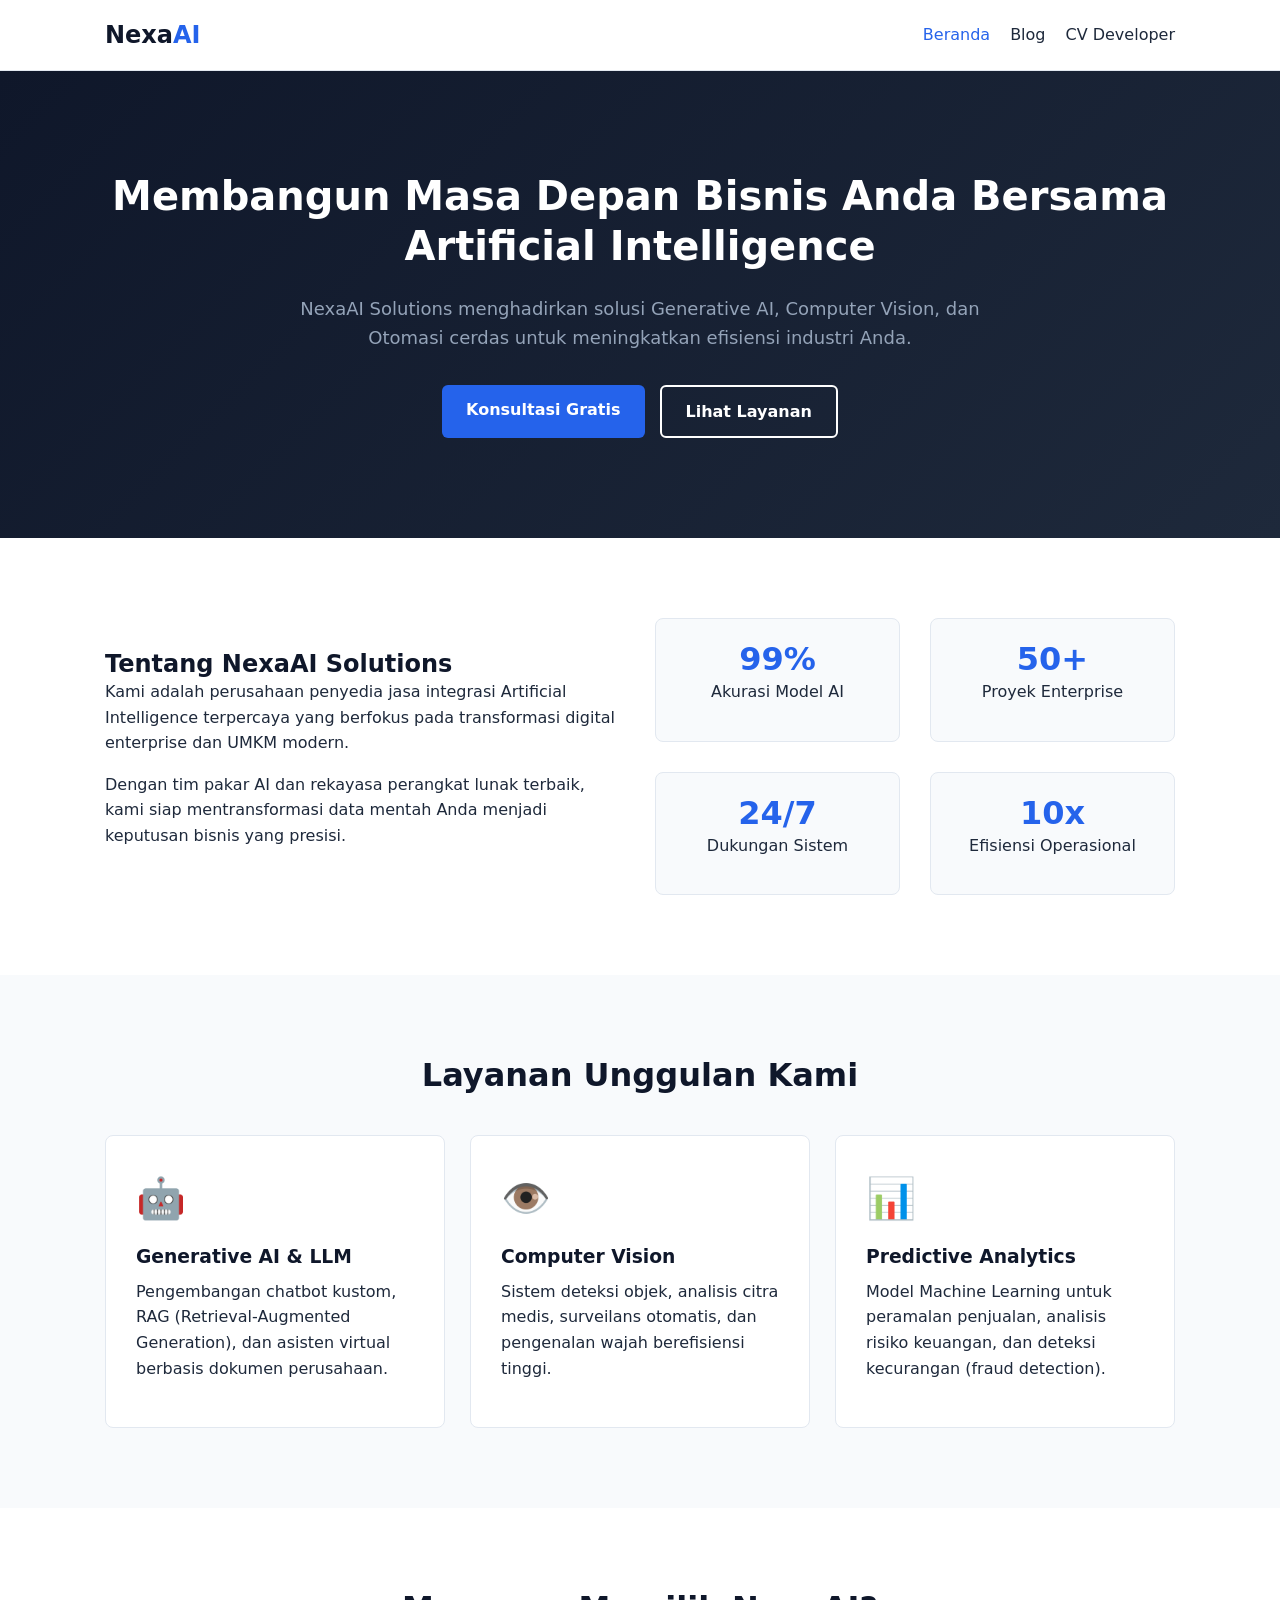
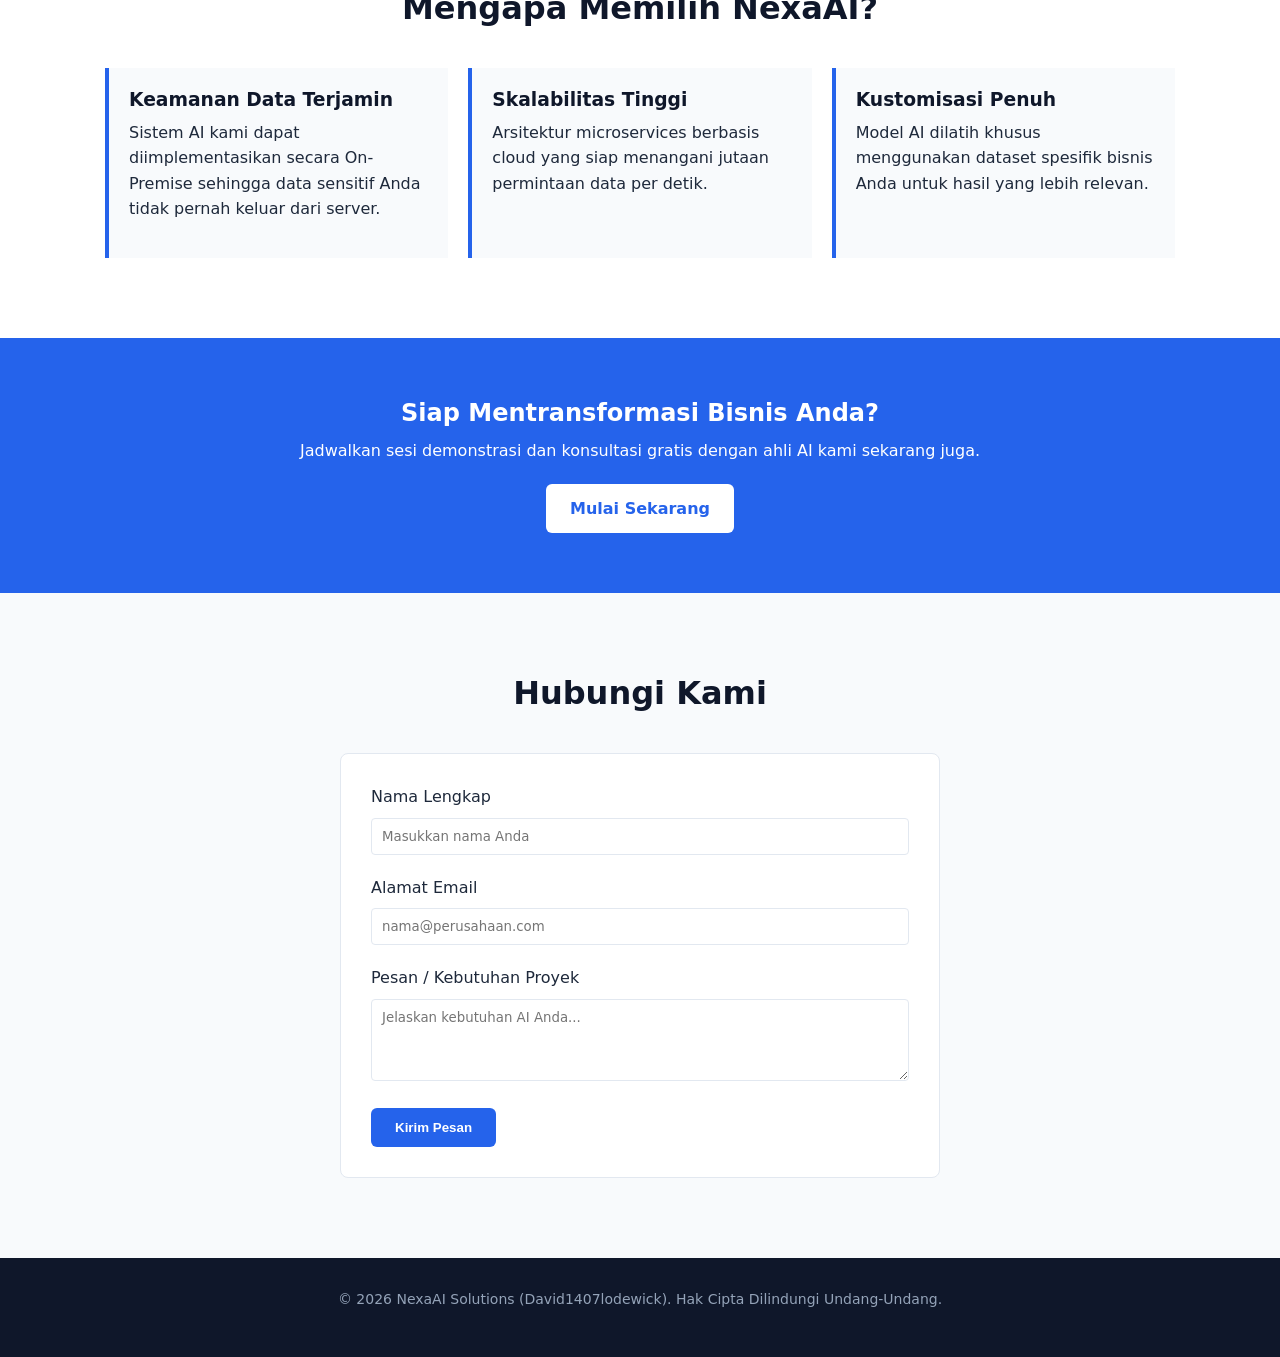
<file: index.html>
<!DOCTYPE html>
<html lang="id">

<head>
  <meta charset="UTF-8">
  <meta name="viewport" content="width=device-width, initial-scale=1.0">

  <title>NexaAI Solutions - Layanan Jasa AI Terdepan</title>

  <link rel="stylesheet" href="assets/css/style.css">
</head>

<body>

  <!-- Navbar -->
  <header class="site-header">

    <div class="container nav-container">

      <a href="index.html" class="brand-logo">
        Nexa<span>AI</span>
      </a>

      <nav class="site-nav" aria-label="Navigasi utama">

        <ul>

          <li>
            <a href="index.html" class="active" aria-current="page">
              Beranda
            </a>
          </li>

          <li>
            <a href="blog.html">
              Blog
            </a>
          </li>

          <li>
            <a href="cv.html">
              CV Developer
            </a>
          </li>

        </ul>

      </nav>

    </div>

  </header>


  <main>

    <!-- Hero Section -->
    <section class="hero-section">

      <div class="container hero-content">

        <h1>
          Membangun Masa Depan Bisnis Anda Bersama Artificial Intelligence
        </h1>

        <p>
          NexaAI Solutions menghadirkan solusi Generative AI,
          Computer Vision, dan Otomasi cerdas untuk meningkatkan
          efisiensi industri Anda.
        </p>

        <div class="hero-buttons">

          <a href="#contact" class="btn btn-primary">
            Konsultasi Gratis
          </a>

          <a href="#services" class="btn btn-secondary">
            Lihat Layanan
          </a>

        </div>

      </div>

    </section>


    <!-- Informasi Perusahaan -->
    <section class="about-section">

      <div class="container grid-2-col">

        <div class="about-text">

          <h2>
            Tentang NexaAI Solutions
          </h2>

          <p>
            Kami adalah perusahaan penyedia jasa integrasi
            Artificial Intelligence terpercaya yang berfokus pada
            transformasi digital enterprise dan UMKM modern.
          </p>

          <p>
            Dengan tim pakar AI dan rekayasa perangkat lunak terbaik,
            kami siap mentransformasi data mentah Anda menjadi
            keputusan bisnis yang presisi.
          </p>

        </div>


        <div class="about-stats grid-2-col">

          <div class="stat-card">

            <h3>99%</h3>

            <p>
              Akurasi Model AI
            </p>

          </div>


          <div class="stat-card">

            <h3>50+</h3>

            <p>
              Proyek Enterprise
            </p>

          </div>


          <div class="stat-card">

            <h3>24/7</h3>

            <p>
              Dukungan Sistem
            </p>

          </div>


          <div class="stat-card">

            <h3>10x</h3>

            <p>
              Efisiensi Operasional
            </p>

          </div>

        </div>

      </div>

    </section>


    <!-- Layanan AI -->
    <section id="services" class="services-section">

      <div class="container">

        <h2 class="section-title">
          Layanan Unggulan Kami
        </h2>


        <div class="services-grid">

          <article class="service-card">

            <div class="icon" aria-hidden="true">
              🤖
            </div>

            <h3>
              Generative AI &amp; LLM
            </h3>

            <p>
              Pengembangan chatbot kustom, RAG
              (Retrieval-Augmented Generation), dan asisten virtual
              berbasis dokumen perusahaan.
            </p>

          </article>


          <article class="service-card">

            <div class="icon" aria-hidden="true">
              👁️
            </div>

            <h3>
              Computer Vision
            </h3>

            <p>
              Sistem deteksi objek, analisis citra medis,
              surveilans otomatis, dan pengenalan wajah
              berefisiensi tinggi.
            </p>

          </article>


          <article class="service-card">

            <div class="icon" aria-hidden="true">
              📊
            </div>

            <h3>
              Predictive Analytics
            </h3>

            <p>
              Model Machine Learning untuk peramalan penjualan,
              analisis risiko keuangan, dan deteksi kecurangan
              (fraud detection).
            </p>

          </article>

        </div>

      </div>

    </section>


    <!-- Section Mengapa Memilih Kami -->
    <section class="why-us-section">

      <div class="container">

        <h2 class="section-title">
          Mengapa Memilih NexaAI?
        </h2>


        <div class="why-grid">

          <div class="why-item">

            <!-- FIX: h4 menjadi h3 -->
            <h3>
              Keamanan Data Terjamin
            </h3>

            <p>
              Sistem AI kami dapat diimplementasikan secara
              On-Premise sehingga data sensitif Anda tidak pernah
              keluar dari server.
            </p>

          </div>


          <div class="why-item">

            <!-- FIX: h4 menjadi h3 -->
            <h3>
              Skalabilitas Tinggi
            </h3>

            <p>
              Arsitektur microservices berbasis cloud yang siap
              menangani jutaan permintaan data per detik.
            </p>

          </div>


          <div class="why-item">

            <!-- FIX: h4 menjadi h3 -->
            <h3>
              Kustomisasi Penuh
            </h3>

            <p>
              Model AI dilatih khusus menggunakan dataset spesifik
              bisnis Anda untuk hasil yang lebih relevan.
            </p>

          </div>

        </div>

      </div>

    </section>


    <!-- CTA Section -->
    <section class="cta-section">

      <div class="container">

        <h2>
          Siap Mentransformasi Bisnis Anda?
        </h2>

        <p>
          Jadwalkan sesi demonstrasi dan konsultasi gratis dengan
          ahli AI kami sekarang juga.
        </p>

        <a href="#contact" class="btn btn-light">
          Mulai Sekarang
        </a>

      </div>

    </section>


    <!-- Kontak Section -->
    <section id="contact" class="contact-section">

      <div class="container">

        <h2 class="section-title">
          Hubungi Kami
        </h2>


        <form
          class="contact-form"
          action="#"
          method="post"
        >

          <div class="form-group">

            <label for="name">
              Nama Lengkap
            </label>

            <input
              type="text"
              id="name"
              name="name"
              placeholder="Masukkan nama Anda"
              required
            >

          </div>


          <div class="form-group">

            <label for="email">
              Alamat Email
            </label>

            <input
              type="email"
              id="email"
              name="email"
              placeholder="nama@perusahaan.com"
              required
            >

          </div>


          <div class="form-group">

            <label for="message">
              Pesan / Kebutuhan Proyek
            </label>

            <textarea
              id="message"
              name="message"
              rows="4"
              placeholder="Jelaskan kebutuhan AI Anda..."
              required
            ></textarea>

          </div>


          <button
            type="submit"
            class="btn btn-primary"
          >
            Kirim Pesan
          </button>

        </form>

      </div>

    </section>

  </main>


  <!-- Footer -->
  <footer class="site-footer">

    <div class="container">

      <p>
        &copy; 2026 NexaAI Solutions
        (David1407lodewick).
        Hak Cipta Dilindungi Undang-Undang.
      </p>

    </div>

  </footer>

</body>

</html>
</file>
<file: assets/css/style.css>
/* CSS Variables */
:root {
  --primary-color: #2563eb;
  --primary-hover: #1d4ed8;
  --secondary-color: #0f172a;
  --accent-color: #38bdf8;
  --bg-light: #f8fafc;
  --bg-white: #ffffff;
  --text-dark: #1e293b;
  --text-muted: #64748b;
  --border-color: #e2e8f0;
  --font-main: system-ui, -apple-system, BlinkMacSystemFont, 'Segoe UI',
    Roboto, Oxygen, Ubuntu, Cantarell, sans-serif;
}

/* Reset & Basic Layout */
* {
  box-sizing: border-box;
  margin: 0;
  padding: 0;
}

body {
  font-family: var(--font-main);
  color: var(--text-dark);
  background-color: var(--bg-light);
  line-height: 1.6;
}

.container {
  width: 90%;
  max-width: 1100px;
  margin: 0 auto;
  padding: 0 15px;
}

/* Typography */
h1,
h2,
h3,
h4 {
  color: var(--secondary-color);
  line-height: 1.25;
}

p {
  margin-bottom: 1rem;
}

.section-title {
  text-align: center;
  font-size: 2rem;
  margin-bottom: 2.5rem;
}

/* Buttons */
.btn {
  display: inline-block;
  padding: 0.75rem 1.5rem;
  border-radius: 6px;
  text-decoration: none;
  font-weight: 600;
  cursor: pointer;
  border: none;
  transition: background-color 0.3s ease, color 0.3s ease,
    border-color 0.3s ease;
}

.btn-primary {
  background-color: var(--primary-color);
  color: var(--bg-white);
}

.btn-primary:hover,
.btn-primary:focus {
  background-color: var(--primary-hover);
  color: var(--bg-white);
}

.btn-secondary {
  background-color: transparent;
  color: var(--bg-white);
  border: 2px solid var(--bg-white);
}

.btn-secondary:hover,
.btn-secondary:focus {
  background-color: var(--bg-white);
  color: var(--secondary-color);
}

.btn-light {
  background-color: var(--bg-white);
  color: var(--primary-color);
}

.btn-light:hover,
.btn-light:focus {
  background-color: var(--bg-light);
  color: var(--primary-hover);
}

/*
  Accessibility:
  Bootstrap .btn-outline-secondary menggunakan warna yang
  kontrasnya terlalu rendah untuk WCAG AA pada background tertentu.
*/
.btn-outline-secondary {
  color: #495057;
  border: 1px solid #495057;
  background-color: transparent;
}

.btn-outline-secondary:hover,
.btn-outline-secondary:focus {
  color: #ffffff;
  background-color: #495057;
  border-color: #495057;
}

/* Navbar */
.site-header {
  background-color: var(--bg-white);
  border-bottom: 1px solid var(--border-color);
  position: sticky;
  top: 0;
  z-index: 100;
}

.nav-container {
  display: flex;
  justify-content: space-between;
  align-items: center;
  height: 70px;
}

.brand-logo {
  font-size: 1.5rem;
  font-weight: 700;
  color: var(--secondary-color);
  text-decoration: none;
}

.brand-logo span {
  color: var(--primary-color);
}

.site-nav ul {
  display: flex;
  list-style: none;
  gap: 20px;
}

.site-nav a {
  text-decoration: none;
  color: var(--text-dark);
  font-weight: 500;
  transition: color 0.3s ease;
}

.site-nav a:hover,
.site-nav a.active {
  color: var(--primary-color);
}

/* Hero Section */
.hero-section {
  background: linear-gradient(
    135deg,
    var(--secondary-color),
    #1e293b
  );
  color: var(--bg-white);
  padding: 100px 0;
  text-align: center;
}

.hero-content h1 {
  color: var(--bg-white);
  font-size: 2.5rem;
  margin-bottom: 1.5rem;
}

.hero-content p {
  font-size: 1.125rem;
  color: #94a3b8;
  max-width: 700px;
  margin: 0 auto 2rem auto;
}

.hero-buttons {
  display: flex;
  justify-content: center;
  gap: 15px;
}

/* Layout Grids */
.grid-2-col {
  display: grid;
  grid-template-columns: 1fr 1fr;
  gap: 30px;
  align-items: center;
}

/* About Section */
.about-section {
  padding: 80px 0;
  background-color: var(--bg-white);
}

.stat-card {
  background-color: var(--bg-light);
  padding: 20px;
  border-radius: 8px;
  text-align: center;
  border: 1px solid var(--border-color);
}

.stat-card h3 {
  font-size: 2rem;
  color: var(--primary-color);
}

/* Services Section */
.services-section {
  padding: 80px 0;
}

.services-grid {
  display: grid;
  grid-template-columns: repeat(
    auto-fit,
    minmax(280px, 1fr)
  );
  gap: 25px;
}

.service-card {
  background-color: var(--bg-white);
  padding: 30px;
  border-radius: 8px;
  border: 1px solid var(--border-color);
  transition: transform 0.3s ease, box-shadow 0.3s ease;
}

.service-card:hover {
  transform: translateY(-5px);
  box-shadow: 0 10px 15px -3px rgba(0, 0, 0, 0.1);
}

.service-card .icon {
  font-size: 2.5rem;
  margin-bottom: 15px;
}

.service-card h3 {
  margin-bottom: 10px;
}

/* Why Us Section */
.why-us-section {
  background-color: var(--bg-white);
  padding: 80px 0;
}

.why-grid {
  display: grid;
  grid-template-columns: repeat(
    auto-fit,
    minmax(250px, 1fr)
  );
  gap: 20px;
}

.why-item {
  padding: 20px;
  border-left: 4px solid var(--primary-color);
  background-color: var(--bg-light);
}

/*
  Accessibility:
  Heading pada why-item sekarang menggunakan <h3>
  sehingga sesuai dengan struktur heading <h2> induknya.
*/
.why-item h3 {
  margin-bottom: 8px;
}

/* CTA Section */
.cta-section {
  background-color: var(--primary-color);
  color: var(--bg-white);
  text-align: center;
  padding: 60px 0;
}

.cta-section h2 {
  color: var(--bg-white);
  margin-bottom: 10px;
}

/*
  Accessibility:
  #dbeafe sebelumnya menghasilkan contrast sekitar 4.23:1
  pada background #2563eb.
  Putih memberikan contrast yang lebih tinggi.
*/
.cta-section p {
  margin-bottom: 20px;
  color: #ffffff;
}

/* Contact Section */
.contact-section {
  padding: 80px 0;
}

.contact-form {
  max-width: 600px;
  margin: 0 auto;
  background-color: var(--bg-white);
  padding: 30px;
  border-radius: 8px;
  border: 1px solid var(--border-color);
}

.form-group {
  margin-bottom: 20px;
}

.form-group label {
  display: block;
  margin-bottom: 8px;
  font-weight: 500;
}

.form-group input,
.form-group textarea {
  width: 100%;
  padding: 10px;
  border: 1px solid var(--border-color);
  border-radius: 4px;
  font-family: inherit;
}

/* Footer */
.site-footer {
  background-color: var(--secondary-color);
  color: #94a3b8;
  text-align: center;
  padding: 30px 0;
  font-size: 0.875rem;
}

/* Responsive Media Queries */
@media (max-width: 768px) {
  .hero-content h1 {
    font-size: 1.8rem;
  }

  .grid-2-col {
    grid-template-columns: 1fr;
  }

  .nav-container {
    flex-direction: column;
    height: auto;
    padding: 15px;
  }

  .site-nav ul {
    margin-top: 15px;
  }

  .hero-buttons {
    flex-direction: column;
    align-items: center;
  }
}
</file>
